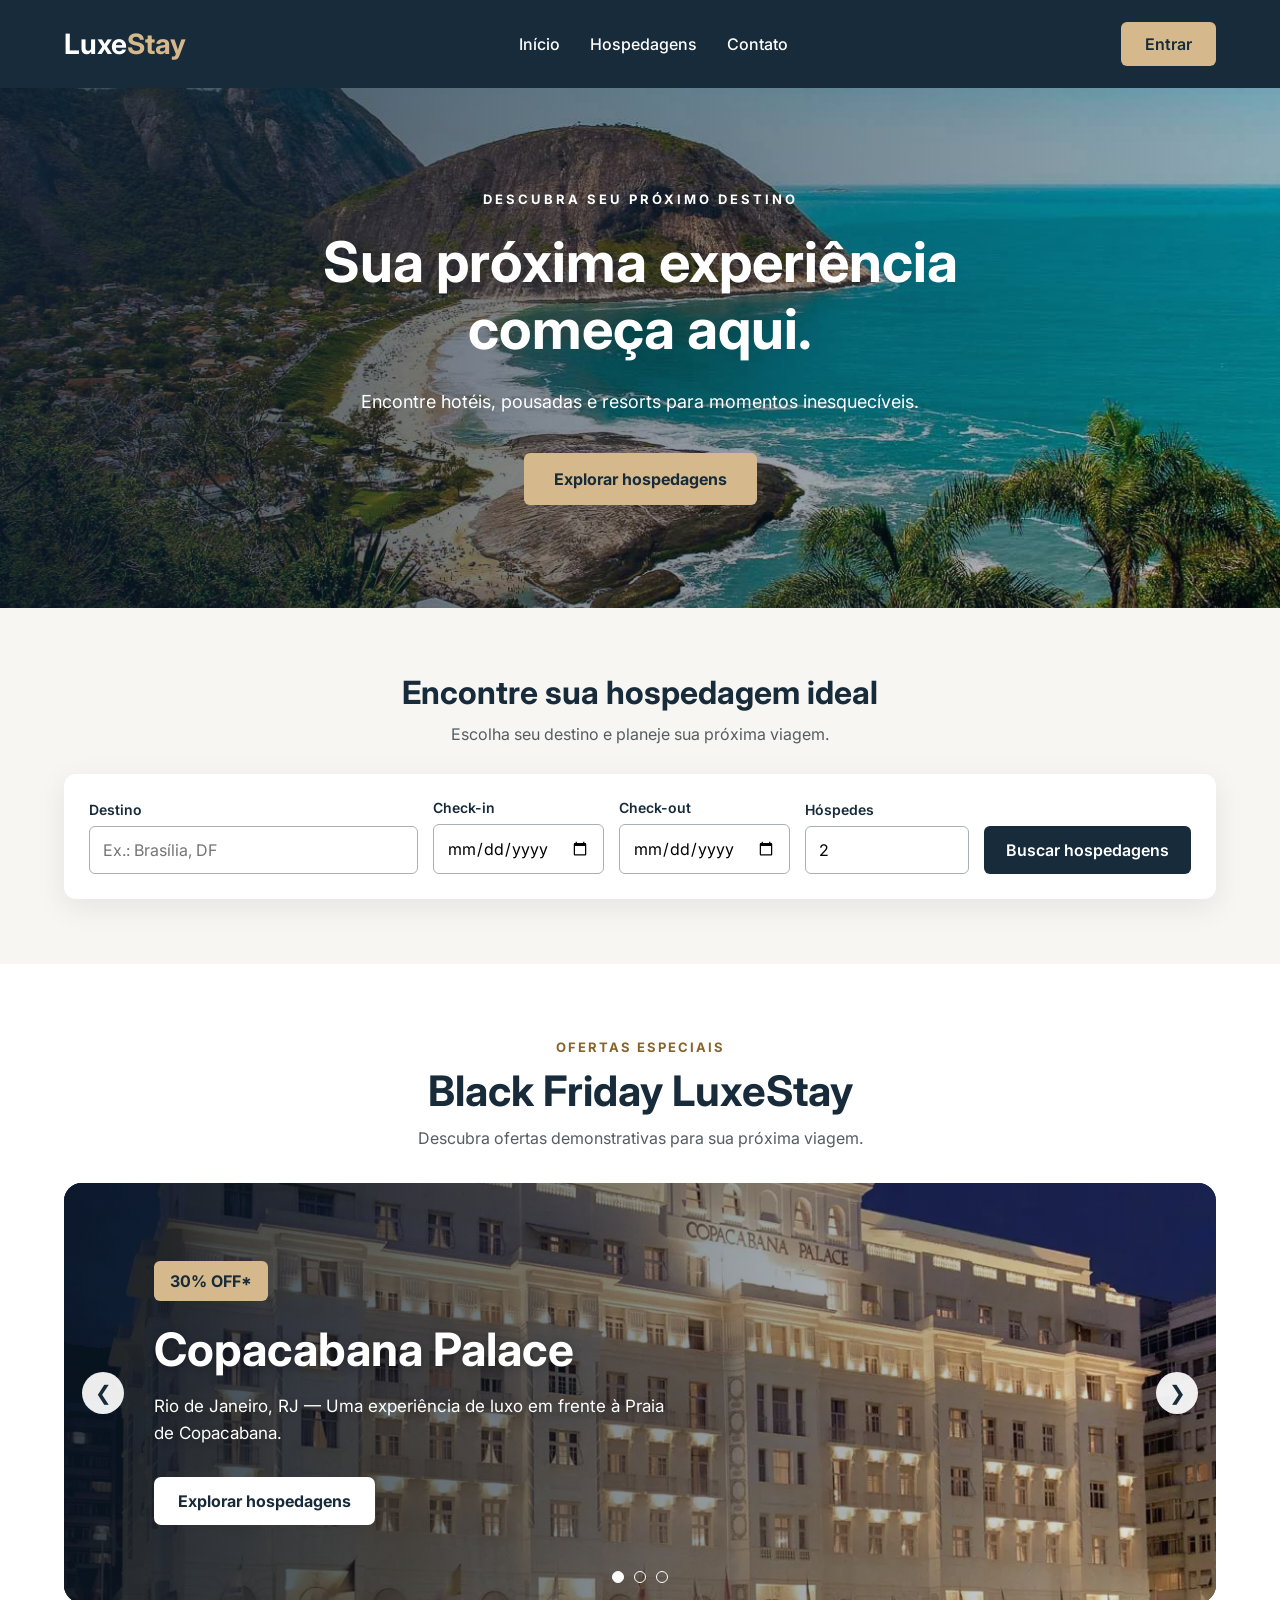
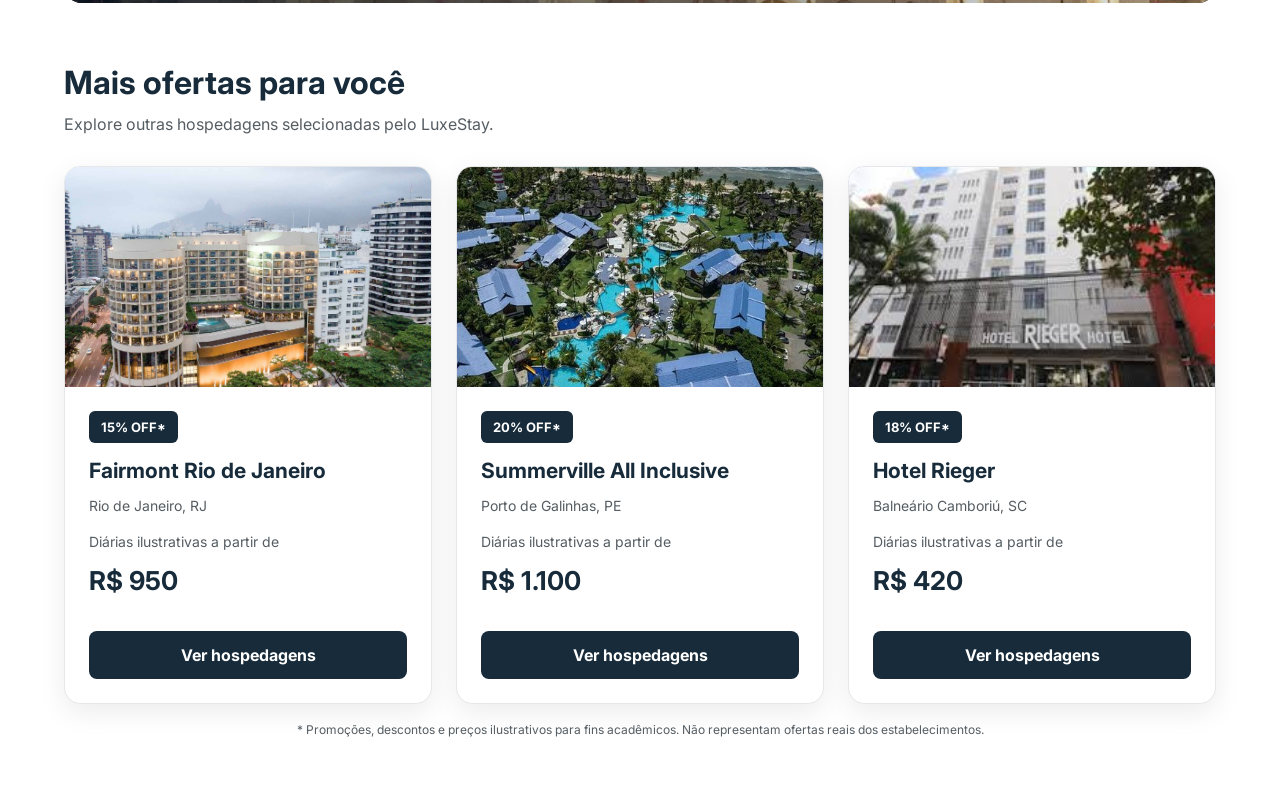
<file: index.html>
<!DOCTYPE html>

<html lang="pt-BR">



<head>

    <meta charset="UTF-8">

    <meta name="viewport" content="width=device-width, initial-scale=1.0">



    <title>LuxeStay | Sua próxima experiência começa aqui</title>



    <link rel="stylesheet" href="css/style.css">

</head>



<body>



    <!-- CABEÇALHO -->

    <header class="cabecalho">

        <div class="container">



            <a href="index.html" class="logo">

                Luxe<span>Stay</span>

            </a>



            <nav class="menu" aria-label="Menu principal">

                <a href="index.html">Início</a>

                <a href="hospedagens.html">Hospedagens</a>

                <a href="contato.html">Contato</a>

            </nav>



            <a href="login.html" class="botao-login">

                Entrar

            </a>



        </div>

    </header>



    <main>



        <!-- BANNER PRINCIPAL -->

        <section class="hero">

            <div class="hero-conteudo">



                <p class="destaque">

                    DESCUBRA SEU PRÓXIMO DESTINO

                </p>



                <h1>Sua próxima experiência começa aqui.</h1>



                <p>

                    Encontre hotéis, pousadas e resorts

                    para momentos inesquecíveis.

                </p>



                <a href="hospedagens.html" class="botao-principal">

                    Explorar hospedagens

                </a>



            </div>

        </section>



        <!-- PESQUISA DE HOSPEDAGENS -->

        <section class="secao-busca" id="buscar">

            <div class="container">



                <h2>Encontre sua hospedagem ideal</h2>



                <p>

                    Escolha seu destino e planeje sua próxima viagem.

                </p>



                <form class="formulario-busca"

                      action="hospedagens.html"

                      method="get">



                    <div class="campo-busca">

                        <label for="destino">Destino</label>

                        <input type="text"

                               id="destino"

                               name="destino"

                               placeholder="Ex.: Brasília, DF"

                               required>

                    </div>



                    <div class="campo-busca">

                        <label for="checkin">Check-in</label>

                        <input type="date"

                               id="checkin"

                               name="checkin"

                               required>

                    </div>



                    <div class="campo-busca">

                        <label for="checkout">Check-out</label>

                        <input type="date"

                               id="checkout"

                               name="checkout"

                               required>

                    </div>



                    <div class="campo-busca">

                        <label for="hospedes">Hóspedes</label>

                        <input type="number"

                               id="hospedes"

                               name="hospedes"

                               min="1"

                               max="10"

                               value="2"

                               required>

                    </div>



                    <button type="submit" class="botao-buscar">

                        Buscar hospedagens

                    </button>



                </form>

            </div>

        </section>



        <!-- BLACK FRIDAY -->

        <section class="secao-promocoes"

                 aria-label="Promoções Black Friday">



            <div class="container">



                <div class="promocoes-titulo">

                    <p class="etiqueta-promocao">OFERTAS ESPECIAIS</p>

                    <h2>Black Friday LuxeStay</h2>

                    <p>

                        Descubra ofertas demonstrativas

                        para sua próxima viagem.

                    </p>

                </div>



                <!-- CARROSSEL -->

                <div class="carrossel"

                     id="carrossel-promocoes"

                     aria-roledescription="carrossel">



                    <div class="slides-promocoes">



                        <!-- COPACABANA PALACE -->

                        <article class="slide-promocao ativo"

                             style="background-image: url('images/copacabana-palace.jpg');">



                            <div class="slide-conteudo">

                                <span class="selo-desconto">30% OFF*</span>



                                <h3>Copacabana Palace</h3>



                                <p>

                                    Rio de Janeiro, RJ — Uma experiência

                                    de luxo em frente à Praia de Copacabana.

                                </p>



                                <a href="hospedagens.html">

                                    Explorar hospedagens

                                </a>

                            </div>

                        </article>



                        <!-- NANNAI MURO ALTO -->

                        <article class="slide-promocao"

                               style="background: url('images/nannai-muro-alto.jpg') center / cover no-repeat;"

                                 aria-hidden="true">



                            <div class="slide-conteudo">

                                <span class="selo-desconto">25% OFF*</span>



                                <h3>NANNAI Muro Alto</h3>



                                <p>

                                    Porto de Galinhas, PE — Bangalôs

                                    sofisticados e piscinas em um

                                    cenário paradisíaco.

                                </p>



                                <a href="hospedagens.html">

                                    Explorar hospedagens

                                </a>

                            </div>

                        </article>



                        <!-- INFINITY BLUE -->

                        <article class="slide-promocao"

                               style="background-image: url('images/infinity-blue.jpg');"

                                 aria-hidden="true">



                            <div class="slide-conteudo">

                                <span class="selo-desconto">20% OFF*</span>



                                <h3>Infinity Blue Resort & Spa</h3>



                                <p>

                                    Balneário Camboriú, SC — Conforto,

                                    piscinas e uma experiência à beira-mar.

                                </p>



                                <a href="hospedagens.html">

                                    Explorar hospedagens

                                </a>

                            </div>

                        </article>



                    </div>



                    <!-- CONTROLES DO CARROSSEL -->

                    <button class="carrossel-seta anterior"

                            type="button"

                            aria-label="Promoção anterior">

                        &#10094;

                    </button>



                    <button class="carrossel-seta proximo"

                            type="button"

                            aria-label="Próxima promoção">

                        &#10095;

                    </button>



                    <div class="carrossel-indicadores"

                         aria-label="Selecionar promoção">



                        <button type="button"

                                class="indicador ativo"

                                aria-label="Mostrar promoção 1"></button>



                        <button type="button"

                                class="indicador"

                                aria-label="Mostrar promoção 2"></button>



                        <button type="button"

                                class="indicador"

                                aria-label="Mostrar promoção 3"></button>

                    </div>



                </div>



                <!-- CARDS DE OUTRAS OFERTAS -->

                <div class="ofertas-adicionais">



                    <div class="ofertas-cabecalho">

                        <h2>Mais ofertas para você</h2>

                        <p>

                            Explore outras hospedagens

                            selecionadas pelo LuxeStay.

                        </p>

                    </div>



                    <div class="grade-ofertas">



                        <!-- FAIRMONT -->

                        <article class="card-oferta">

                            <img src="images/fairmont-rio.jpg"

                                 alt="Fairmont Rio de Janeiro"

                                 loading="lazy">



                            <div class="oferta-conteudo">

                                <span class="oferta-desconto">15% OFF*</span>



                                <h3>Fairmont Rio de Janeiro</h3>

                                <p>Rio de Janeiro, RJ</p>



                                <p class="oferta-preco">

                                    Diárias ilustrativas a partir de

                                    <strong>R$ 950</strong>

                                </p>



                                <a href="hospedagens.html">

                                    Ver hospedagens

                                </a>

                            </div>

                        </article>



                        <!-- SUMMERVILLE -->

                        <article class="card-oferta">

                            <img src="images/summerville.jpg"

                                 alt="Summerville All Inclusive Resort"

                                 loading="lazy">



                            <div class="oferta-conteudo">

                                <span class="oferta-desconto">20% OFF*</span>



                                <h3>Summerville All Inclusive</h3>

                                <p>Porto de Galinhas, PE</p>



                                <p class="oferta-preco">

                                    Diárias ilustrativas a partir de

                                    <strong>R$ 1.100</strong>

                                </p>



                                <a href="hospedagens.html">

                                    Ver hospedagens

                                </a>

                            </div>

                        </article>



                        <!-- HOTEL RIEGER -->

                        <article class="card-oferta">

                            <img src="images/hotel-rieger.jpg"

                                 alt="Hotel Rieger em Balneário Camboriú"

                                 loading="lazy">



                            <div class="oferta-conteudo">

                                <span class="oferta-desconto">18% OFF*</span>



                                <h3>Hotel Rieger</h3>

                                <p>Balneário Camboriú, SC</p>



                                <p class="oferta-preco">

                                    Diárias ilustrativas a partir de

                                    <strong>R$ 420</strong>

                                </p>



                                <a href="hospedagens.html">

                                    Ver hospedagens

                                </a>

                            </div>

                        </article>



                    </div>

                </div>



                <!-- AVISO SOBRE AS OFERTAS -->

                <p class="promocoes-aviso">

                    * Promoções, descontos e preços ilustrativos

                    para fins acadêmicos. Não representam ofertas

                    reais dos estabelecimentos.

                </p>



            </div>

        </section>



    </main>



    <script src="js/script.js"></script>

</body>

</html>
</file>
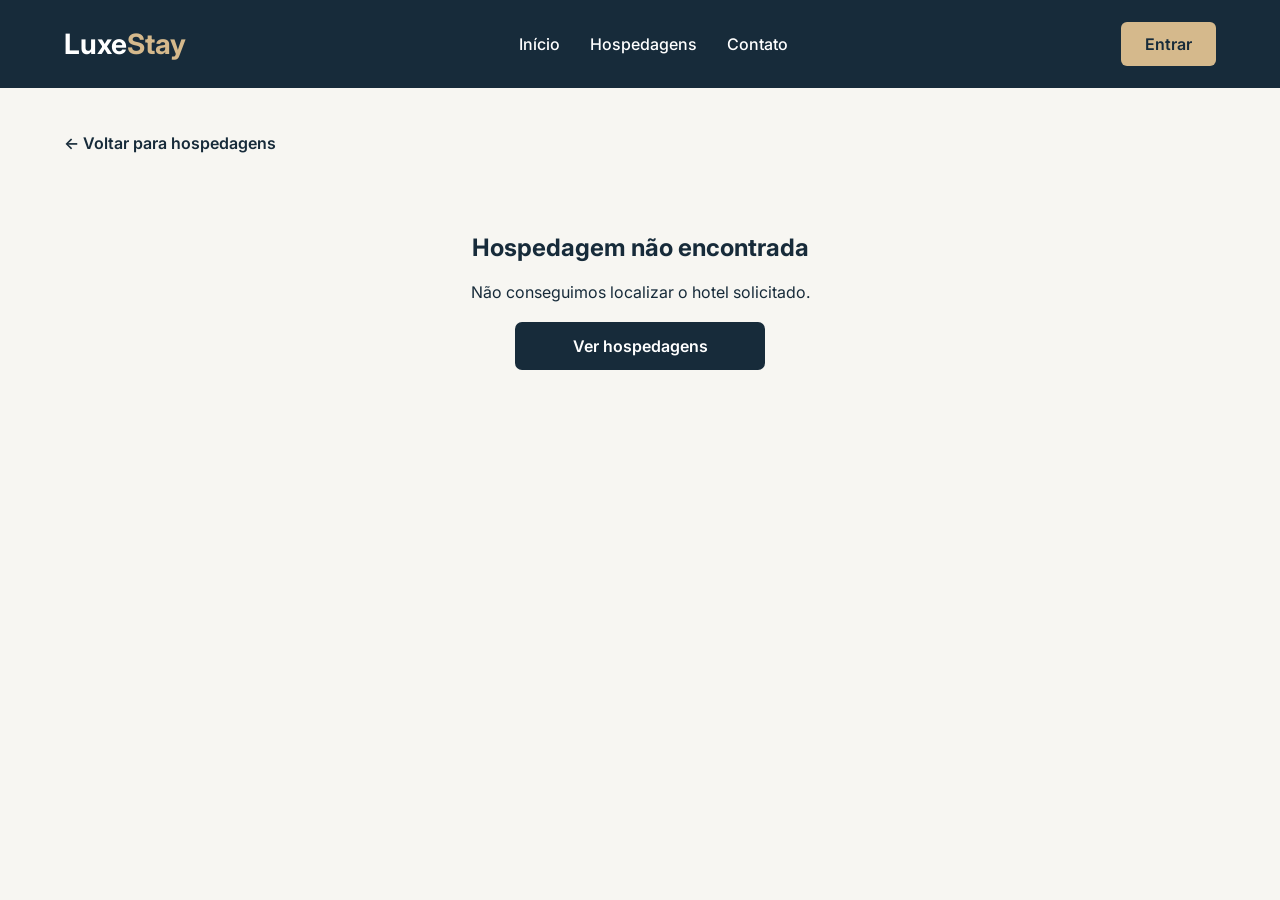
<file: detalhes.html>
<!DOCTYPE html>
<html lang="pt-BR">
<head>
    <meta charset="UTF-8">
    <meta name="viewport" content="width=device-width, initial-scale=1.0">
    <title>Detalhes da hospedagem | LuxeStay</title>
    <link rel="stylesheet" href="css/style.css">
</head>
<body>

    <header class="cabecalho">
        <div class="container">
            <a href="index.html" class="logo">
                Luxe<span>Stay</span>
            </a>

            <nav class="menu" aria-label="Menu principal">
                <a href="index.html">Início</a>
                <a href="hospedagens.html">Hospedagens</a>
                <a href="contato.html">Contato</a>
            </nav>

            <a href="login.html" class="botao-login">Entrar</a>
        </div>
    </header>

    <main class="pagina-detalhes container">
        <a href="hospedagens.html" class="voltar-hospedagens">
            ← Voltar para hospedagens
        </a>

        <section id="detalhes-hotel" aria-live="polite">
            <p>Carregando informações da hospedagem...</p>
        </section>
    </main>

    <script src="js/script.js"></script>
</body>
</html>
</file>
<file: css/style.css>
@import url('https://fonts.googleapis.com/css2?family=Inter:wght@400;500;600;700&display=swap');

:root {
    --azul: #172B3A;
    --dourado: #D5B98C;
    --branco: #FFFFFF;
    --fundo: #F7F6F2;
}

* {
    margin: 0;
    padding: 0;
    box-sizing: border-box;
}

body {
    font-family: 'Inter', sans-serif;
    background-color: var(--fundo);
    color: var(--azul);
}

.container {
    width: 90%;
    max-width: 1200px;
    margin: auto;
}

.cabecalho {
    background-color: var(--azul);
    padding: 22px 0;
}

.cabecalho .container {
    display: flex;
    justify-content: space-between;
    align-items: center;
    gap: 24px;
}

.logo {
    color: var(--branco);
    font-size: 28px;
    font-weight: 700;
    text-decoration: none;
}

.logo span {
    color: var(--dourado);
}

.menu {
    display: flex;
    gap: 30px;
}

.menu a {
    color: var(--branco);
    text-decoration: none;
    font-weight: 500;
}

.menu a:hover {
    color: var(--dourado);
}

.botao-login {
    padding: 12px 24px;
    background-color: var(--dourado);
    color: var(--azul);
    text-decoration: none;
    border-radius: 6px;
    font-weight: 600;
}

.hero {
    min-height: 520px;
    display: flex;
    align-items: center;
    justify-content: center;
    padding: 80px 24px;
    text-align: center;

    background-image:
    linear-gradient(
        90deg,
        rgba(9, 25, 44, 0.76) 0%,
        rgba(9, 25, 44, 0.44) 55%,
        rgba(9, 25, 44, 0.20) 100%
    ),
    url("../images/banner-praia.jpg");

    background-size: cover;
    background-position: center;
    background-repeat: no-repeat;


    color: var(--branco);
}

.hero-conteudo {
    max-width: 760px;
}

.destaque {
    color: var(--dourado);
    font-size: 13px;
    font-weight: 700;
    letter-spacing: 3px;
    margin-bottom: 22px;
}

.hero h1 {
    font-size: clamp(32px, 5vw, 56px);
    line-height: 1.2;
    margin-bottom: 24px;
}

.hero-conteudo > p:not(.destaque) {
    font-size: 18px;
    line-height: 1.7;
    margin-bottom: 35px;
}

.botao-principal {
    display: inline-block;
    padding: 16px 30px;
    background-color: var(--dourado);
    color: var(--azul);
    border-radius: 6px;
    text-decoration: none;
    font-weight: 700;
}

.botao-principal:hover,
.botao-login:hover {
    background-color: #E8D3AD;
}

@media (max-width: 650px) {
    .cabecalho .container {
        flex-wrap: wrap;
        justify-content: center;
    }

    .menu {
        justify-content: center;
        flex-wrap: wrap;
        gap: 16px;
    }
}

/* Pesquisa de hospedagens */

.secao-busca {
    padding: 65px 0;
    background-color: var(--fundo);
    text-align: center;
}

.secao-busca h2 {
    font-size: 32px;
    margin-bottom: 12px;
}

.secao-busca > .container > p {
    margin-bottom: 30px;
    color: #555D63;
}

.formulario-busca {
    display: grid;
    grid-template-columns: 2fr 1fr 1fr 1fr auto;
    gap: 15px;
    align-items: end;
    padding: 25px;
    background: var(--branco);
    border-radius: 12px;
    box-shadow: 0 8px 30px rgba(0, 0, 0, 0.08);
}

.campo-busca {
    display: flex;
    flex-direction: column;
    text-align: left;
    gap: 8px;
}

.campo-busca label {
    font-size: 14px;
    font-weight: 600;
}

.campo-busca input {
    width: 100%;
    min-width: 0;
    padding: 13px;
    border: 1px solid #A8AFB5;
    border-radius: 6px;
    font: inherit;
}

.campo-busca input:focus-visible {
    outline: 2px solid var(--azul);
    outline-offset: 2px;
}

.botao-buscar {
    padding: 14px 22px;
    border: none;
    border-radius: 6px;
    background: var(--azul);
    color: var(--branco);
    font: inherit;
    font-weight: 600;
    cursor: pointer;
}

.botao-buscar:hover {
    background: #304D60;
}

@media (max-width: 1000px) {
    .formulario-busca {
        grid-template-columns: repeat(2, minmax(0, 1fr));
    }

    .botao-buscar {
        grid-column: 1 / -1;
    }
}

@media (max-width: 600px) {
    .formulario-busca {
        grid-template-columns: 1fr;
    }
}

/* ===== PÁGINA DE HOSPEDAGENS ===== */

.pagina-hospedagens {
    padding: 65px 0 85px;
}

.titulo-resultados {
    text-align: center;
    margin-bottom: 35px;
}

.etiqueta-secao {
    color: #87642C;
    font-size: 13px;
    font-weight: 700;
    letter-spacing: 2px;
    margin-bottom: 12px;
}

.titulo-resultados h1 {
    font-size: clamp(28px, 4vw, 42px);
    margin-bottom: 15px;
}

.titulo-resultados > p:last-child {
    color: #555D63;
    line-height: 1.6;
}

.filtros-hospedagens {
    display: flex;
    align-items: center;
    gap: 15px;
    margin-bottom: 25px;
}

.filtros-hospedagens select {
    padding: 12px;
    border: 1px solid #A8AFB5;
    border-radius: 8px;
    font: inherit;
    background: white;
}

#quantidade-resultados {
    margin-bottom: 20px;
    font-weight: 600;
}

.grade-hospedagens {
    display: grid;
    grid-template-columns: repeat(3, minmax(0, 1fr));
    gap: 25px;
}

.card-hospedagem {
    background: white;
    border-radius: 14px;
    overflow: hidden;
    box-shadow: 0 8px 28px rgba(0, 0, 0, 0.09);
    transition: transform 0.2s ease;
}

.card-hospedagem:hover {
    transform: translateY(-5px);
}

.card-hospedagem img {
    width: 100%;
    height: 225px;
    object-fit: cover;
    display: block;
}

.card-conteudo {
    padding: 24px;
}

.card-tipo {
    color: #87642C;
    font-size: 13px;
    font-weight: 700;
    margin-bottom: 10px;
}

.card-conteudo h2 {
    font-size: 21px;
    margin-bottom: 10px;
}

.card-localizacao {
    color: #555D63;
    margin-bottom: 12px;
}

.card-descricao {
    font-size: 14px;
    line-height: 1.6;
    margin-bottom: 20px;
}

.card-preco {
    font-size: 25px;
    font-weight: 700;
    margin-bottom: 6px;
}

.card-preco span {
    font-size: 13px;
    font-weight: 400;
}

.card-aviso {
    color: #555D63;
    font-size: 12px;
    margin-bottom: 18px;
}

.card-botao {
    display: block;
    background: var(--azul);
    color: white;
    text-align: center;
    padding: 14px;
    border-radius: 7px;
    text-decoration: none;
    font-weight: 600;
}

.card-botao:hover {
    background: #304D60;
}

.aviso-demonstrativo {
    margin-top: 35px;
    text-align: center;
    font-size: 13px;
    color: #555D63;
}

@media (max-width: 950px) {
    .grade-hospedagens {
        grid-template-columns: repeat(2, minmax(0, 1fr));
    }
}

@media (max-width: 600px) {
    .grade-hospedagens {
        grid-template-columns: 1fr;
    }

    .filtros-hospedagens {
        flex-direction: column;
        align-items: stretch;
    }
}

@media (prefers-reduced-motion: reduce) {
    .card-hospedagem {
        transition: none;
    }
}

/* ===== CARDS PREMIUM LUXESTAY ===== */

.card-imagem {
    position: relative;
    overflow: hidden;
}

.card-imagem img {
    transition: transform 0.35s ease;
}

.card-hospedagem:hover .card-imagem img {
    transform: scale(1.05);
}

.selo-hotel {
    position: absolute;
    top: 16px;
    left: 16px;
    background: var(--azul);
    color: white;
    padding: 9px 14px;
    border-radius: 6px;
    font-size: 12px;
    font-weight: 700;
}

.card-comodidades {
    display: flex;
    flex-wrap: wrap;
    gap: 10px;
    margin-bottom: 24px;
}

.card-comodidades span {
    background: #F1F3F4;
    padding: 8px 12px;
    border-radius: 6px;
    font-size: 12px;
    font-weight: 600;
}

.card-rodape {
    border-top: 1px solid #E5E7EB;
    padding-top: 20px;
}

.preco-legenda {
    color: #555D63;
    font-size: 13px;
    margin-bottom: 5px;
}

.card-rodape .card-botao {
    margin-top: 15px;
}

.card-hospedagem {
    display: flex;
    flex-direction: column;
}

.card-conteudo {
    display: flex;
    flex-direction: column;
    flex: 1;
}

.card-rodape {
    margin-top: auto;
}

@media (prefers-reduced-motion: reduce) {
    .card-imagem img {
        transition: none;
    }

    .card-hospedagem:hover .card-imagem img {
        transform: none;
    }
}

/* ===== BLACK FRIDAY LUXESTAY ===== */

.secao-promocoes {
    padding: 75px 0;
    background: #FFFFFF;
}

.promocoes-titulo {
    text-align: center;
    margin-bottom: 35px;
}

.etiqueta-promocao {
    color: #87642C;
    font-size: 13px;
    font-weight: 700;
    letter-spacing: 2px;
    margin-bottom: 10px;
}

.promocoes-titulo h2 {
    font-size: clamp(28px, 4vw, 42px);
    margin-bottom: 12px;
}

.promocoes-titulo > p:last-child {
    color: #555D63;
}

.carrossel {
    position: relative;
    height: 420px;
    border-radius: 18px;
    overflow: hidden;
    background: var(--azul);
}

.slides-promocoes,
.slide-promocao {
    position: absolute;
    inset: 0;
}

.slide-promocao {
    display: flex;
    align-items: center;
    padding: 50px 90px;
   
    background-position: center 45%;
    background-size: cover;
    background-repeat: no-repeat;
    isolation: isolate;
    opacity: 0;
    visibility: hidden;
    transition: opacity 0.6s ease, visibility 0.6s;
}

.slide-promocao.ativo {
    opacity: 1;
    visibility: visible;
    z-index: 1;
}

.slide-conteudo {
    max-width: 560px;
    color: white;
}

.selo-desconto {
    display: inline-block;
    background: var(--dourado);
    color: var(--azul);
    padding: 10px 16px;
    border-radius: 6px;
    font-weight: 700;
    margin-bottom: 20px;
}

.slide-conteudo h3 {
    font-size: clamp(28px, 4vw, 46px);
    margin-bottom: 16px;
}

.slide-conteudo p {
    font-size: 17px;
    line-height: 1.6;
    margin-bottom: 30px;
}

.slide-conteudo a {
    display: inline-block;
    background: white;
    color: var(--azul);
    padding: 14px 24px;
    border-radius: 7px;
    text-decoration: none;
    font-weight: 700;
}

.carrossel-seta {
    position: absolute;
    z-index: 3;
    top: 50%;
    transform: translateY(-50%);
    width: 42px;
    height: 42px;
    border: 0;
    border-radius: 50%;
    background: rgba(255, 255, 255, 0.92);
    color: var(--azul);
    cursor: pointer;
    font-size: 20px;
}

.anterior {
    left: 18px;
}

.proximo {
    right: 18px;
}

.carrossel-indicadores {
    position: absolute;
    z-index: 3;
    bottom: 20px;
    left: 50%;
    transform: translateX(-50%);
    display: flex;
    gap: 10px;
}

.indicador {
    width: 12px;
    height: 12px;
    border: 1px solid white;
    border-radius: 50%;
    background: transparent;
    cursor: pointer;
}

.indicador.ativo {
    background: white;
}

.promocoes-aviso {
    text-align: center;
    margin-top: 18px;
    color: #555D63;
    font-size: 12px;
}

.carrossel button:focus-visible,
.slide-conteudo a:focus-visible {
    outline: 3px solid #D5B98C;
    outline-offset: 3px;
}

@media (max-width: 650px) {
    .carrossel {
        height: 460px;
    }

    .slide-promocao {
        padding: 55px 55px;
    }

    .slide-conteudo p {
        font-size: 15px;
    }

    .carrossel-seta {
        width: 32px;
        height: 32px;
    }

    .anterior {
        left: 8px;
    }

    .proximo {
        right: 8px;
    }
}

@media (prefers-reduced-motion: reduce) {
    .slide-promocao {
        transition: none;
    }
}
.hero-conteudo {
    position: relative;
    z-index: 1;
}

.hero h1,
.hero p {
    color: #FFFFFF;
}

/* ===== CARROSSEL PREMIUM: FOTO + DEGRADÊ ===== */

.slide-promocao {
    padding: 50px 90px;
}

.slide-promocao::before {
    content: "";
    position: absolute;
    inset: 0;
    background: linear-gradient(90deg, rgba(8, 22, 35, .84) 0%, rgba(8, 22, 35, .55) 42%, rgba(8, 22, 35, .08) 100%);
    pointer-events: none;
}

.slide-conteudo {
    position: relative;
    z-index: 1;
    max-width: 530px;
    text-align: left;
}

.slide-conteudo h3, .slide-conteudo p {
    color: #fff;
    text-shadow: 0 2px 10px rgba(0,0,0,.3);
}

/* ===== CARDS DE OFERTAS BLACK FRIDAY ===== */
.ofertas-adicionais {
    margin-top: 60px;
}

.ofertas-cabecalho {
    margin-bottom: 28px;
}

.ofertas-cabecalho h2 {
    font-size: clamp(24px, 3vw, 32px);
    margin-bottom: 10px;
}

.ofertas-cabecalho p {
    color: #555D63;
    line-height: 1.6;
}

.grade-ofertas {
    display: grid;
    grid-template-columns: repeat(3, minmax(0, 1fr));
    gap: 24px;
}

.card-oferta {
    min-width: 0;
    display: flex;
    flex-direction: column;
    background: #fff;
    border: 1px solid #E5E7EB;
    border-radius: 16px;
    overflow: hidden;
    box-shadow: 0 8px 28px rgba(0,0,0,.08);
    transition: transform .2s ease, box-shadow .2s ease;
}

.card-oferta:hover {
    transform: translateY(-4px);
    box-shadow: 0 14px 32px rgba(0,0,0,.12);
}

.card-oferta img {
    display: block;
    width: 100%;
    height: 220px;
    object-fit: cover;
}

.oferta-conteudo {
    padding: 24px;
    display: flex;
    flex: 1;
    flex-direction: column;
    align-items: flex-start;
}

.oferta-desconto {
    display: inline-block;
    background: var(--azul);
    color: #fff;
    padding: 8px 12px;
    border-radius: 6px;
    font-size: 13px;
    font-weight: 700;
    margin-bottom: 14px;
}

.oferta-conteudo h3 {
    font-size: 21px;
    line-height: 1.35;
    margin-bottom: 10px;
}

.oferta-conteudo > p {
    color: #555D63;
    font-size: 14px;
    line-height: 1.6;
    margin-bottom: 14px;
}

.oferta-preco {
    margin-top: auto;
}

.oferta-preco strong {
    display: block;
    font-size: 26px;
    color: var(--azul);
    margin-top: 6px;
}

.oferta-conteudo a {
    display: block;
    width: 100%;
    margin-top: 16px;
    padding: 14px;
    background: var(--azul);
    color: #fff;
    text-align: center;
    text-decoration: none;
    font-weight: 700;
    border-radius: 8px;
}

.oferta-conteudo a:hover {
    background: #304D60;
}

.oferta-conteudo a:focus-visible {
    outline: 3px solid var(--dourado);
    outline-offset: 3px;
}

@media (max-width: 900px) {
    .grade-ofertas {
        grid-template-columns: repeat(2, minmax(0, 1fr));
    }
}

@media (max-width: 650px) {
    .slide-promocao {
        padding: 50px 50px;
        background-position: center;
    }

    .slide-conteudo h3 {
        font-size: 29px;
    }
}

@media (max-width: 600px) {
    .grade-ofertas {
        grid-template-columns: 1fr;
    }

    .ofertas-adicionais {
        margin-top: 42px;
    }
}

@media (prefers-reduced-motion: reduce) {
    .card-oferta {
        transition: none;
    }

    .card-oferta:hover {
        transform: none;
    }
}

/* ========================================
   PÁGINA DE DETALHES DA HOSPEDAGEM
======================================== */

.pagina-detalhes {
    padding-top: 45px;
    padding-bottom: 90px;
}

.voltar-hospedagens {
    display: inline-block;
    margin-bottom: 30px;
    color: var(--azul);
    text-decoration: none;
    font-weight: 600;
}

.voltar-hospedagens:hover {
    text-decoration: underline;
}

/* Cabeçalho do hotel */

.detalhes-cabecalho {
    margin-bottom: 28px;
}

.detalhes-cabecalho h1 {
    font-size: clamp(28px, 4vw, 42px);
    margin-bottom: 12px;
}

.detalhes-cabecalho > p:last-child {
    color: #555D63;
}

/* Imagem principal */

.detalhes-imagem {
    height: 440px;
    overflow: hidden;
    border-radius: 18px;
    margin-bottom: 35px;
}

.detalhes-imagem img {
    display: block;
    width: 100%;
    height: 100%;
    object-fit: cover;
}

/* Informações e reserva */

.detalhes-grid {
    display: grid;
    grid-template-columns: minmax(0, 2fr) minmax(280px, 1fr);
    gap: 35px;
    align-items: start;
}

.detalhes-informacoes {
    background: #FFFFFF;
    padding: 32px;
    border-radius: 14px;
}

.detalhes-informacoes h2 {
    margin-bottom: 18px;
}

.detalhes-informacoes h3 {
    margin-top: 28px;
    margin-bottom: 15px;
}

.detalhes-informacoes > p {
    line-height: 1.7;
    margin-bottom: 15px;
}

/* Card de reserva */

.detalhes-reserva {
    background: #FFFFFF;
    padding: 30px;
    border-radius: 14px;
    box-shadow: 0 8px 28px rgba(0, 0, 0, 0.08);
}

.detalhes-preco {
    font-size: 30px;
    font-weight: 700;
    margin: 12px 0;
}

.detalhes-preco span {
    font-size: 14px;
    font-weight: 400;
}

/* Mensagem de erro */

.detalhes-erro {
    padding: 50px 20px;
    text-align: center;
}

.detalhes-erro p {
    margin: 20px 0;
}

.detalhes-erro .card-botao {
    max-width: 250px;
    margin: 0 auto;
}

/* Responsividade */

@media (max-width: 768px) {
    .detalhes-grid {
        grid-template-columns: 1fr;
    }

    .detalhes-imagem {
        height: 280px;
    }

    .detalhes-informacoes,
    .detalhes-reserva {
        padding: 24px;
    }
}
</file>
